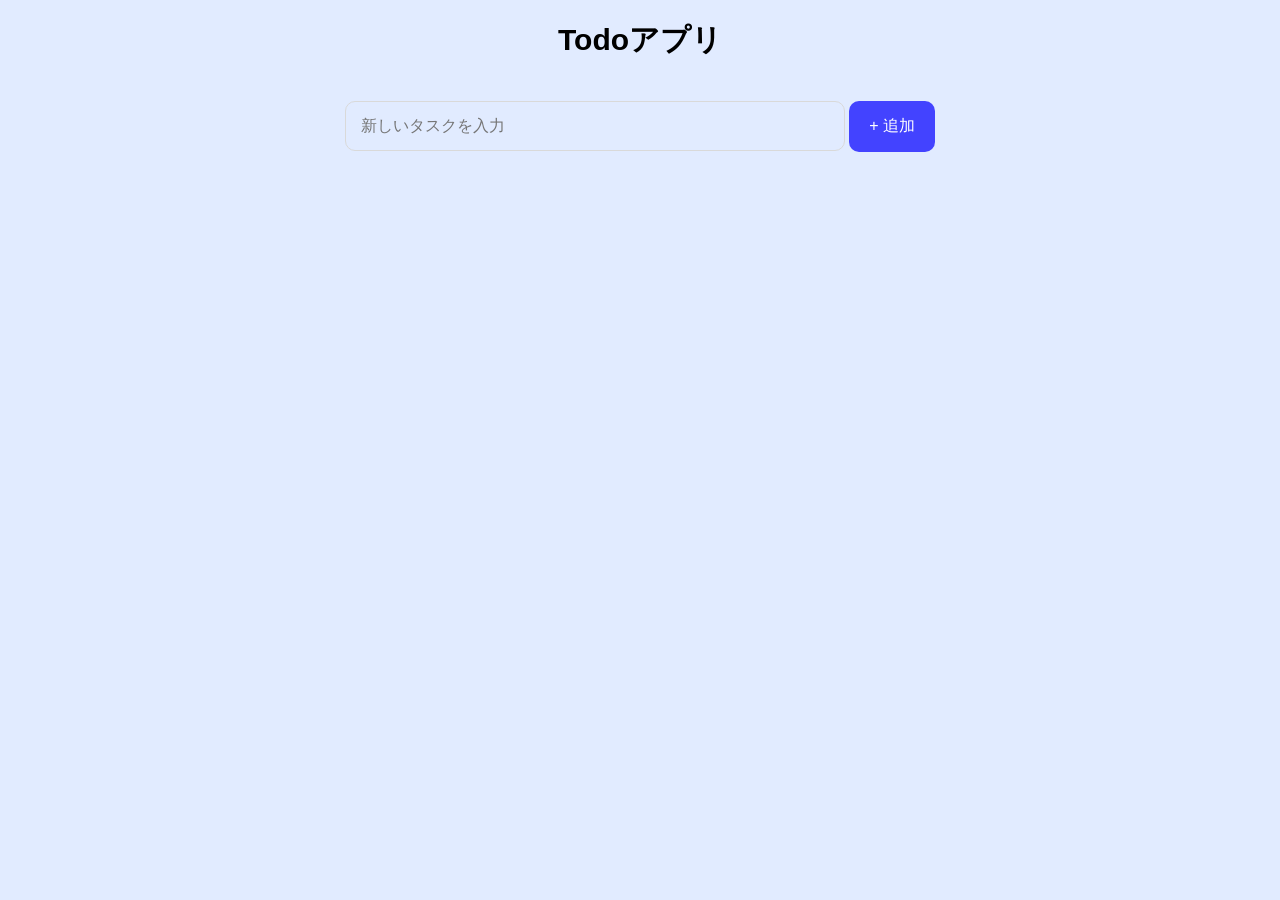
<file: Todoアプリ作成/index.html>
<!DOCTYPE html>
<html lang="jp">

<head>
    <meta charset="UTF-8">
    <meta name="viewport" content="width=device-width, initial-scale=1.0">
    <title>Todoアプリ</title>
    <link rel="stylesheet" href="css/ress.css">
    <link rel="stylesheet" href="css/index.css">
    <script defer src="js/index.js"></script>
</head>

<body>
    <header>
        <h1>Todoアプリ</h1>
        <p id=""></p>
    </header>
    <main>
        <div class="todo-title">
            <input type="text" placeholder="新しいタスクを入力" id="todo-text">
            <button id="add-btn">+ 追加</button>
        </div>
        <ul id="todo-list">
        </ul>
    </main>
</body>

</html>
</file>
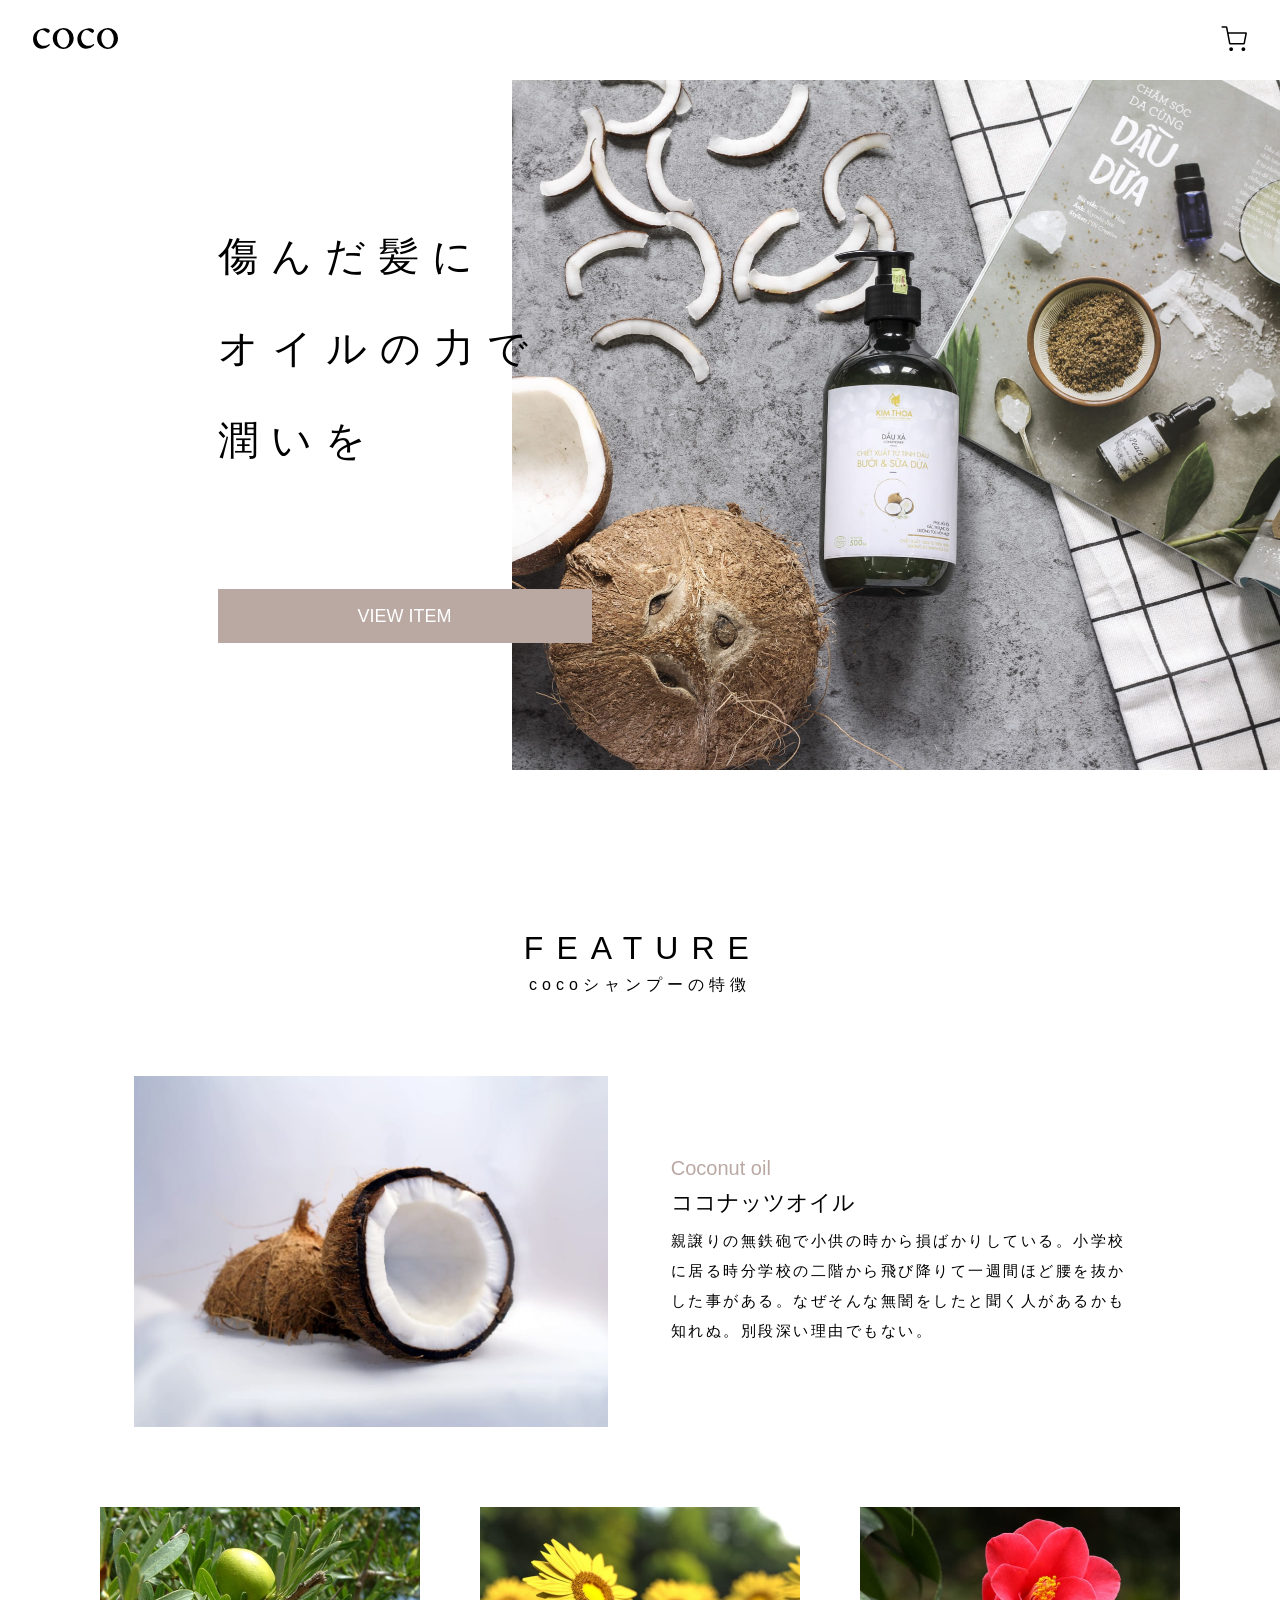
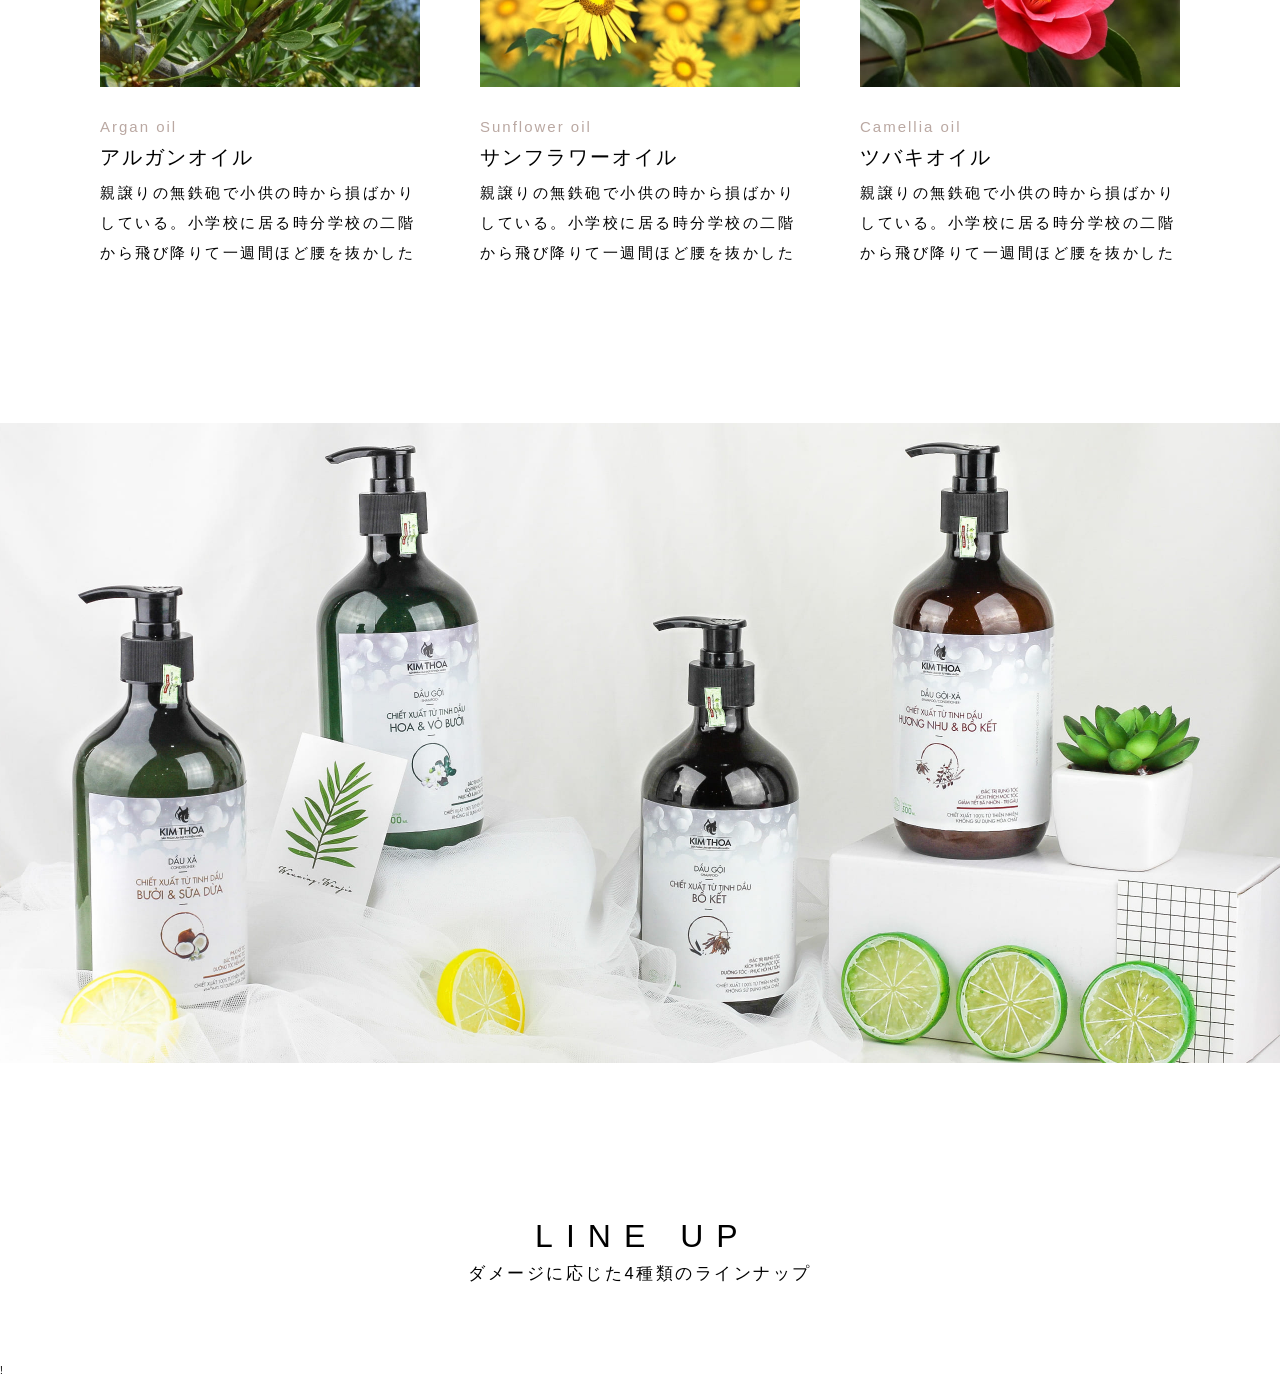
<file: 002_02_模写修行_中級01/コード/index.html>
<!DOCTYPE html>
<html lang="ja">

<head>
    <meta charset="UTF-8">
    <meta name="viewport" content="width=device-width, initial-scale=1.0">
    <title>cocoシャンプー01|COCO</title>
    <link rel="stylesheet" href="css/index.css">
    <link rel="stylesheet" href="css/ress.css">
</head>

<body>
    <header>
        <nav class="headerNav">
            <h1>
                <a href="#"><img src="images/logo.svg" alt="ロゴ" class="navLogo"></a>
            </h1>
            <p>
                <a href="#"><img src="images/icon-cart.svg" alt="カートアイコン" class="navCart"></a>
            </p>
        </nav>
    </header>
    <main>
        <div class="mvWrapper">
            <div class="mvHeading">
                <p class="mvLead">傷んだ髪に<br>
                    オイルの力で<br>
                    潤いを</p>
                <a href="#" class="mvView">VIEW ITEM</a>
            </div>
            <p class="mainVisual"></p>
        </div>
        <div class="featureWrap">
            <div class="title">
                <h2>FEATURE</h2>
                <p>cocoシャンプーの特徴</p>
            </div>
            <div class="coconut">
                <img src="images/pic-top-feature-coconut.jpg" alt="割れたココナッツ" class="coconutImg">
                <div class="coconutInfo">
                    <p class="englishTitle">Coconut oil</p>
                    <h3>ココナッツオイル</h3>
                    <p class="featureText">親譲りの無鉄砲で小供の時から損ばかりしている。小学校<br>
                        に居る時分学校の二階から飛び降りて一週間ほど腰を抜か<br>
                        した事がある。なぜそんな無闇をしたと聞く人があるかも<br>
                        知れぬ。別段深い理由でもない。</p>
                </div>
            </div>
            <div class="featureContents">
                <div class="featureContent">
                    <img src="images/pic-top-feature-argan.jpg" alt="アルガン">
                    <p class="englishTitle">Argan oil</p>
                    <h3>アルガンオイル</h3>
                    <p class="featureText">親譲りの無鉄砲で小供の時から損ばかり<br>
                        している。小学校に居る時分学校の二階<br>
                        から飛び降りて一週間ほど腰を抜かした</p>
                </div>
                <div class="featureContent">
                    <img src="images/pic-top-feature-sunflower.jpg" alt="サンフラワー">
                    <p class="englishTitle">Sunflower oil</p>
                    <h3>サンフラワーオイル</h3>
                    <p class="featureText">親譲りの無鉄砲で小供の時から損ばかり<br>
                        している。小学校に居る時分学校の二階<br>
                        から飛び降りて一週間ほど腰を抜かした</p>
                </div>
                <div class="featureContent">
                    <img src="images/pic-top-feature-camellia.jpg" alt="ツバキ">
                    <p class="englishTitle">Camellia oil</p>
                    <h3>ツバキオイル</h3>
                    <p class="featureText">親譲りの無鉄砲で小供の時から損ばかり<br>
                        している。小学校に居る時分学校の二階<br>
                        から飛び降りて一週間ほど腰を抜かした</p>
                </div>
            </div>
        </div>
        <div class="lineupImg">
        </div>
        <div class="lineupWrap">
            <div class="title">
                <h2>LINE UP</h2>
                <p>ダメージに応じた4種類のラインナップ</p>
            </div>
        </div>
        <!-- <img src="images/bg-lineup.jpg" alt="4種のシャンプーの画像" class="lineupImg"> -->
    </main>

</body>

</html>
!
</file>
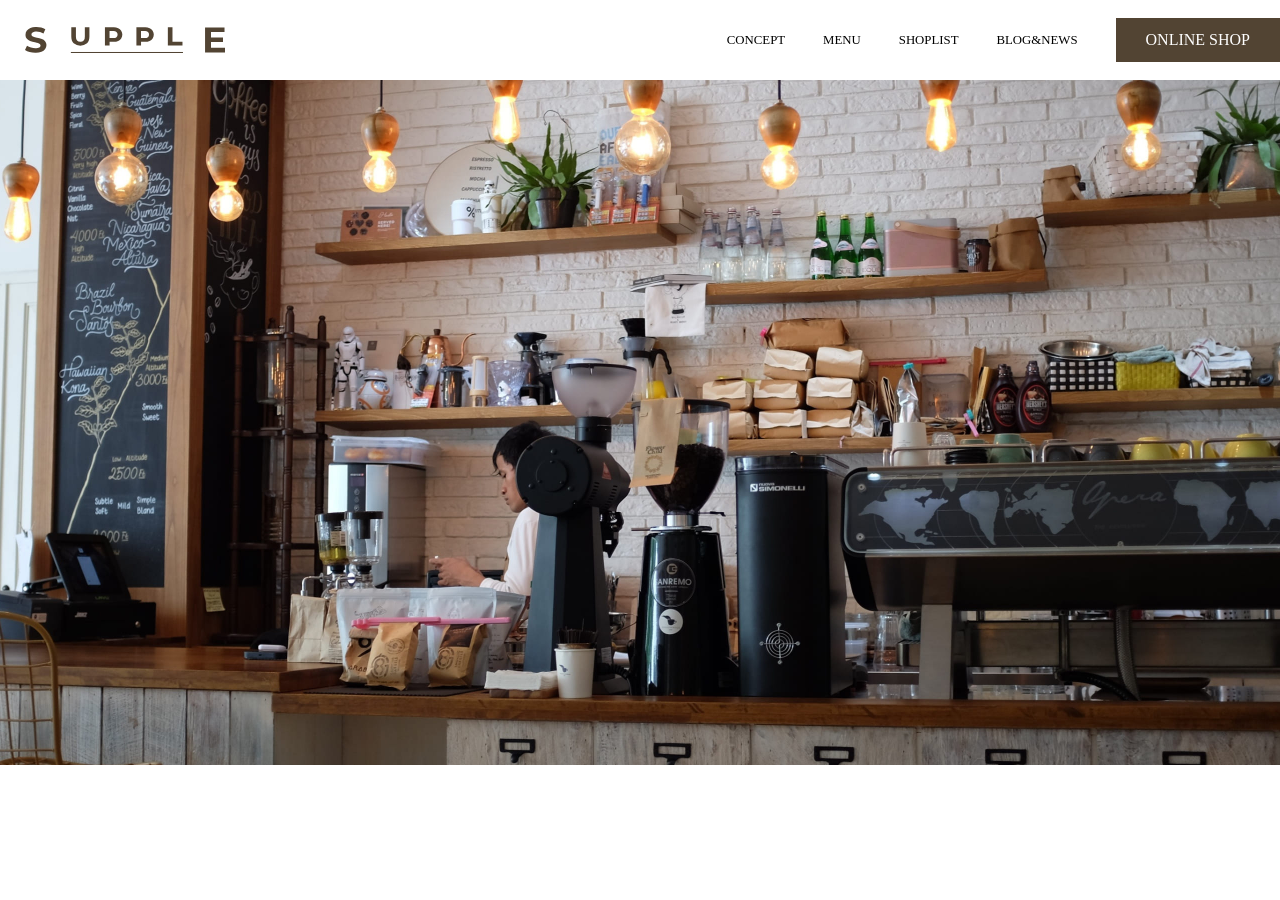
<file: 002_02_模写修行_中級04/コードファイル/index.html>
<!DOCTYPE html>
<html lang="en">

<head>
    <meta charset="UTF-8">
    <meta name="viewport" content="width=device-width, initial-scale=1.0">
    <title>SUPPLE - コーヒ好きによるコーヒー好きのカフェ - </title>
    <link rel="stylesheet" href="css/index.css">
    <link rel="stylesheet" href="css/ress.css">
</head>

<body>
    <header class="header">
        <nav class="nav">
            <img src="images/logo.svg" alt="SUPPLEロゴ" class="logo">
            <ul class="navli">
                <li>CONCEPT</li>
                <li>MENU</li>
                <li>SHOPLIST</li>
                <li>BLOG&NEWS</li>
                <li class="ONLINE">ONLINE SHOP</li>
            </ul>
        </nav>
        <div class="mainVs">
        </div>
    </header>

</body>

</html>
</file>
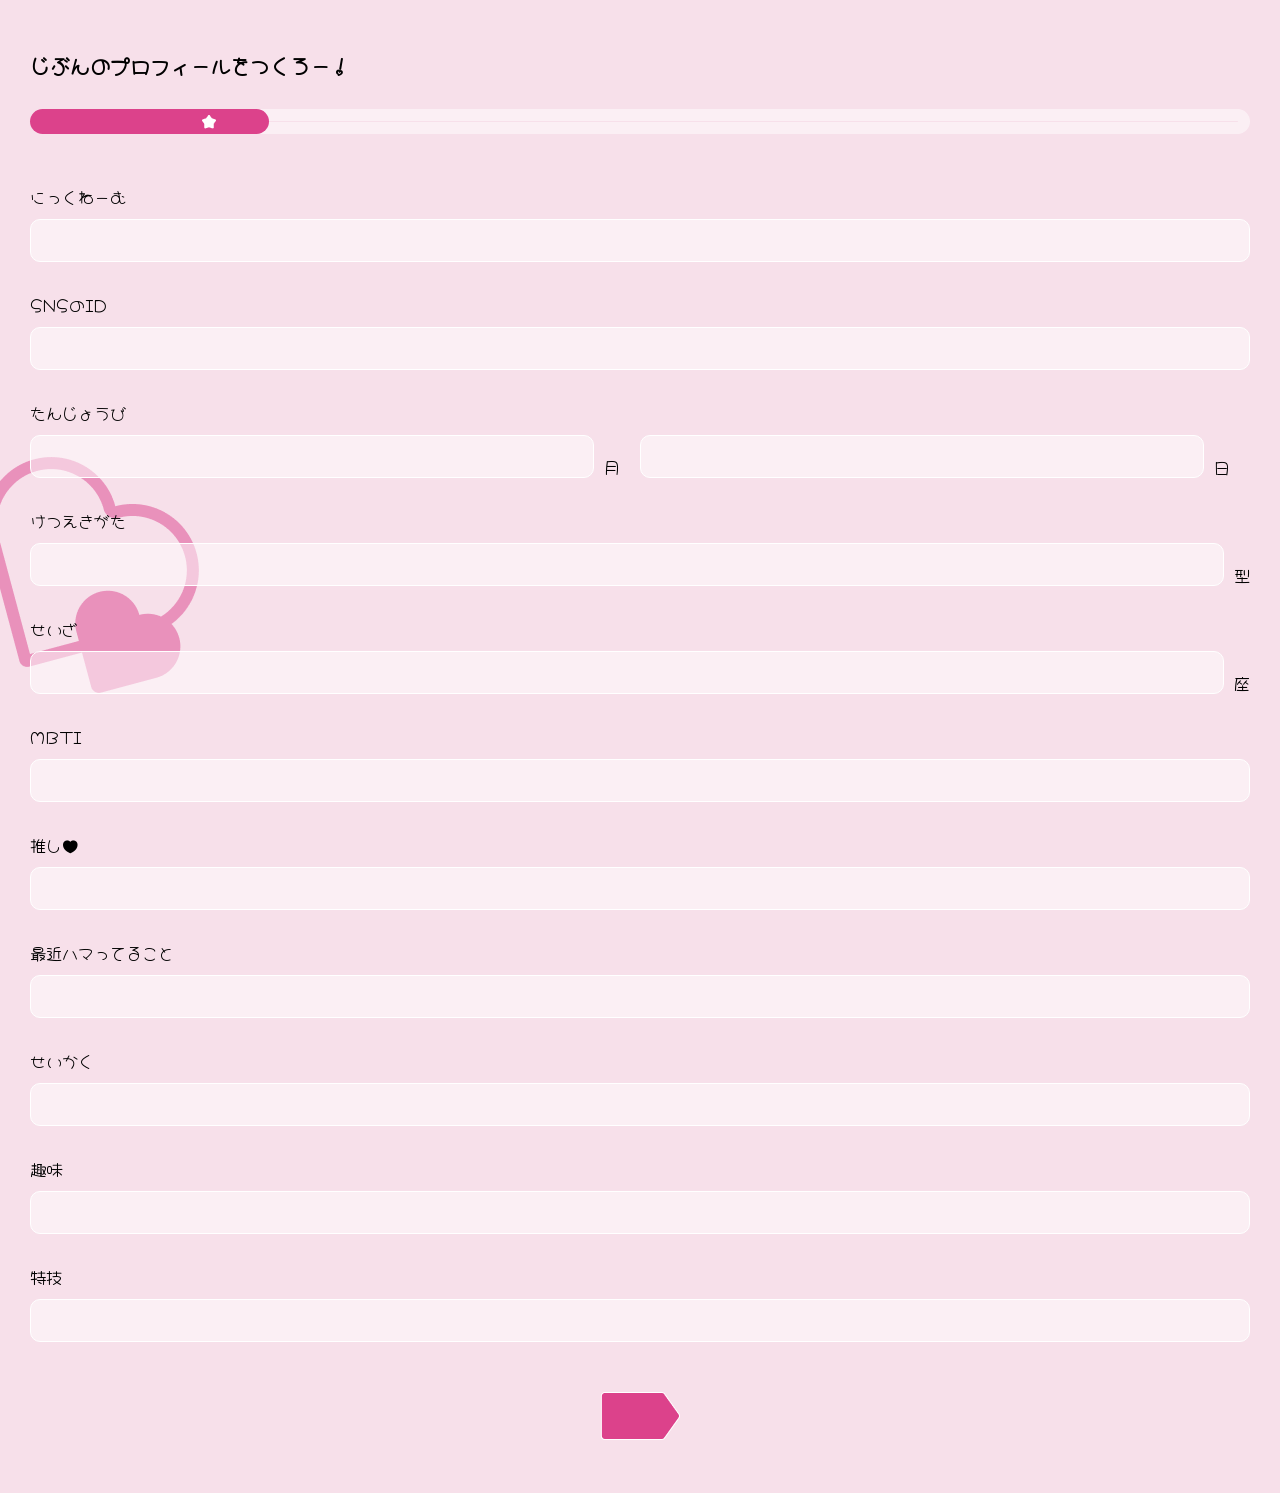
<file: Webcampのコピー/input-page.html>
<!DOCTYPE html>
<html lang="jp">

<head>
    <meta charset="UTF-8">
    <meta name="viewport" content="width=device-width, initial-scale=1.0">
    <title>Document</title>
    <link rel="stylesheet" href="css/ress.css">
    <link rel="stylesheet" href="css/color.css">
    <link rel="stylesheet" href="css/input-page.css">
    <link
        href="https://fonts.googleapis.com/css2?family=Hachi+Maru+Pop&family=Kaisei+Opti&family=Lato:ital,wght@0,100;0,300;0,400;0,700;0,900;1,100;1,300;1,400;1,700;1,900&family=Noto+Sans+JP:wght@300&family=Noto+Serif+JP:wght@200&family=Rampart+One&family=Rubik+80s+Fade&family=Sawarabi+Mincho&display=swap"
        rel="stylesheet">
    <script defer src="js/input-page.js"></script>
</head>

<body>
    <header class="header">
        <h1>じぶんのプロフィールをつくろー！</h1>
        <span id="progressWrap">
            <span id="progress">
                <span id="star"><img src="images/star.png" alt="星"></span>
            </span>
        </span>
    </header>
    <main class="main">
        <p class="title">にっくねーむ</p>
        <input name="name" class="input" type="text">
        <p class="title">SNSのID</p>
        <input name="sns" class="input" type="text">
        <p class="title">たんじょうび</p>
        <div class="birthday">
            <input name="month" class="input" type="number">
            <p class="title">月</p>
            <input name="day" class="input" type="number">
            <p class="title">日</p>
        </div>
        <p class="title">けつえきがた</p>
        <div class="blood">
            <input name="blood" class="input" type="text">
            <p class="title">型</p>
        </div>
        <p class="title">せいざ</p>
        <div class="constellation">
            <input name="constellation" class="input" type="text">
            <p class="title">座</p>
        </div>
        <p class="title">MBTI</p>
        <input name="mbti" class="input" type="text">
        <p class="title">推し♥</p>
        <input name="favorite" class="input" type="text">
        <p class="title">最近ハマってること</p>
        <input name="like" class="input" type="text">
        <p class="title">せいかく</p>
        <input name="character" class="input" type="text">
        <p class="title">趣味</p>
        <input name="hobby" class="input" type="text">
        <p class="title">特技</p>
        <input name="skill" class="input" type="text">
    </main>
    <footer class="footer">
        <a href="input-page2.html"><img src="images/footerui.png" alt="つぎへボタン" id="nextBtn"></a>
    </footer>
</body>

</html>
</file>
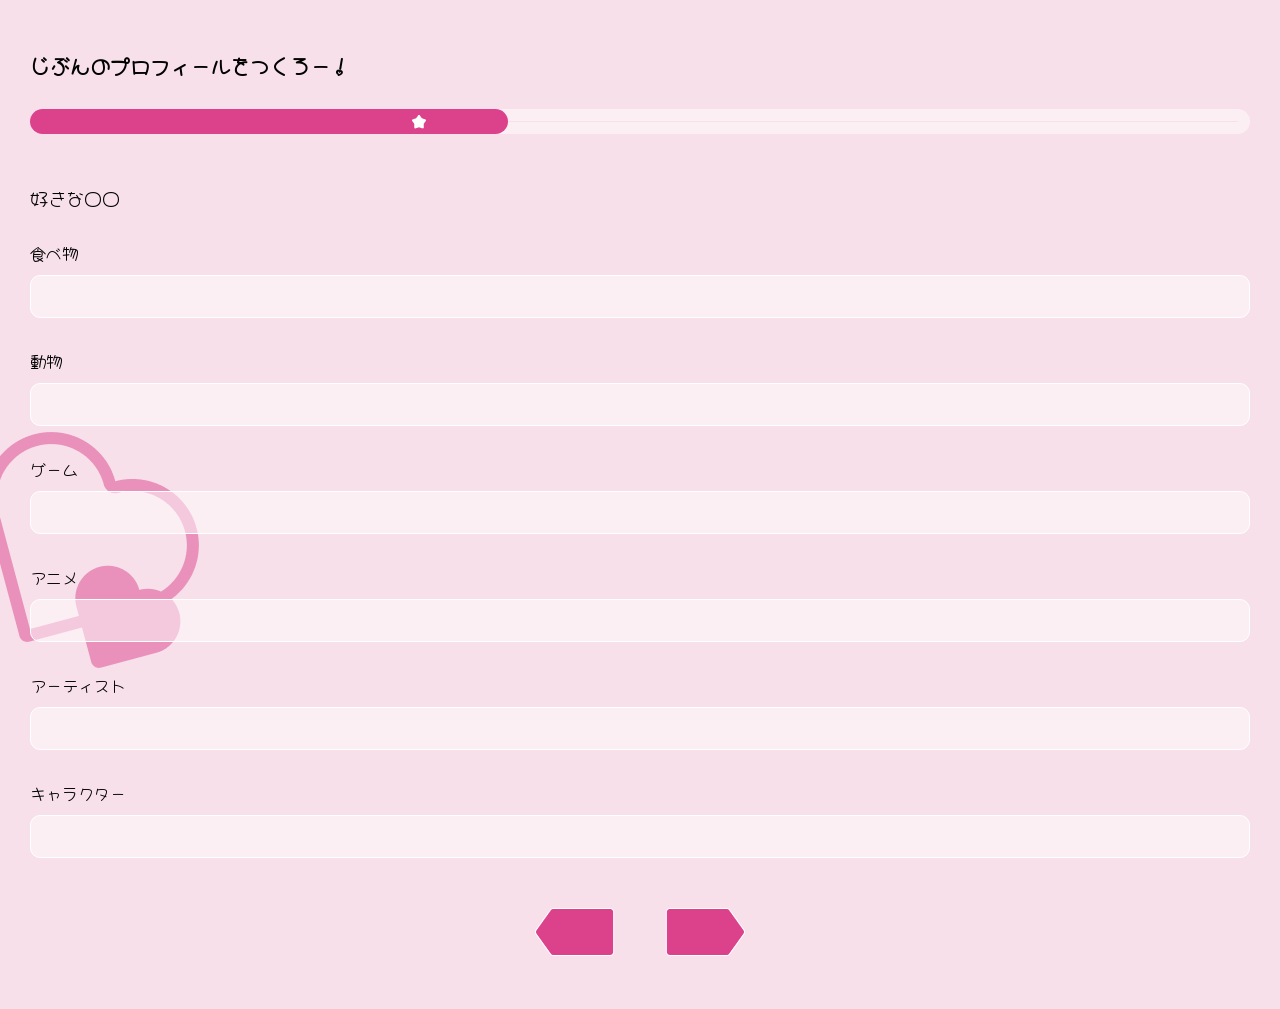
<file: Webcampのコピー/input-page2.html>
<!DOCTYPE html>
<html lang="jp">

<head>
    <meta charset="UTF-8">
    <meta name="viewport" content="width=device-width, initial-scale=1.0">
    <title>Document</title>
    <link rel="stylesheet" href="css/ress.css">
    <link rel="stylesheet" href="css/color.css">
    <link rel="stylesheet" href="css/input-page2.css">
    <link
        href="https://fonts.googleapis.com/css2?family=Hachi+Maru+Pop&family=Kaisei+Opti&family=Lato:ital,wght@0,100;0,300;0,400;0,700;0,900;1,100;1,300;1,400;1,700;1,900&family=Noto+Sans+JP:wght@300&family=Noto+Serif+JP:wght@200&family=Rampart+One&family=Rubik+80s+Fade&family=Sawarabi+Mincho&display=swap"
        rel="stylesheet">
</head>

<body>
    <header class="header">
        <h1>じぶんのプロフィールをつくろー！</h1>
        <span id="progressWrap">
            <span id="progress">
                <span id="star"><img src="images/star.png" alt="星"></span>
            </span>
        </span>
    </header>
    <main class="main">
        <p class="title">好きな◯◯</p>
        <p class="title">食べ物</p>
        <input type="text" class="input">
        <p class="title">動物</p>
        <input type="text" class="input">
        <p class="title">ゲーム</p>
        <input type="text" class="input">
        <p class="title">アニメ</p>
        <input type="text" class="input">
        <p class="title">アーティスト</p>
        <input type="text" class="input">
        <p class="title">キャラクター</p>
        <input type="text" class="input">
    </main>
    <footer class="footer">
        <a href="input-page.html"><img src="images/footerui.png" alt="戻るボタン" id="backBtn"></a>
        <a href="input-page3.html"><img src="images/footerui.png" alt="次へボタン" id="nextBtn"></a>
    </footer>
</body>
</file>
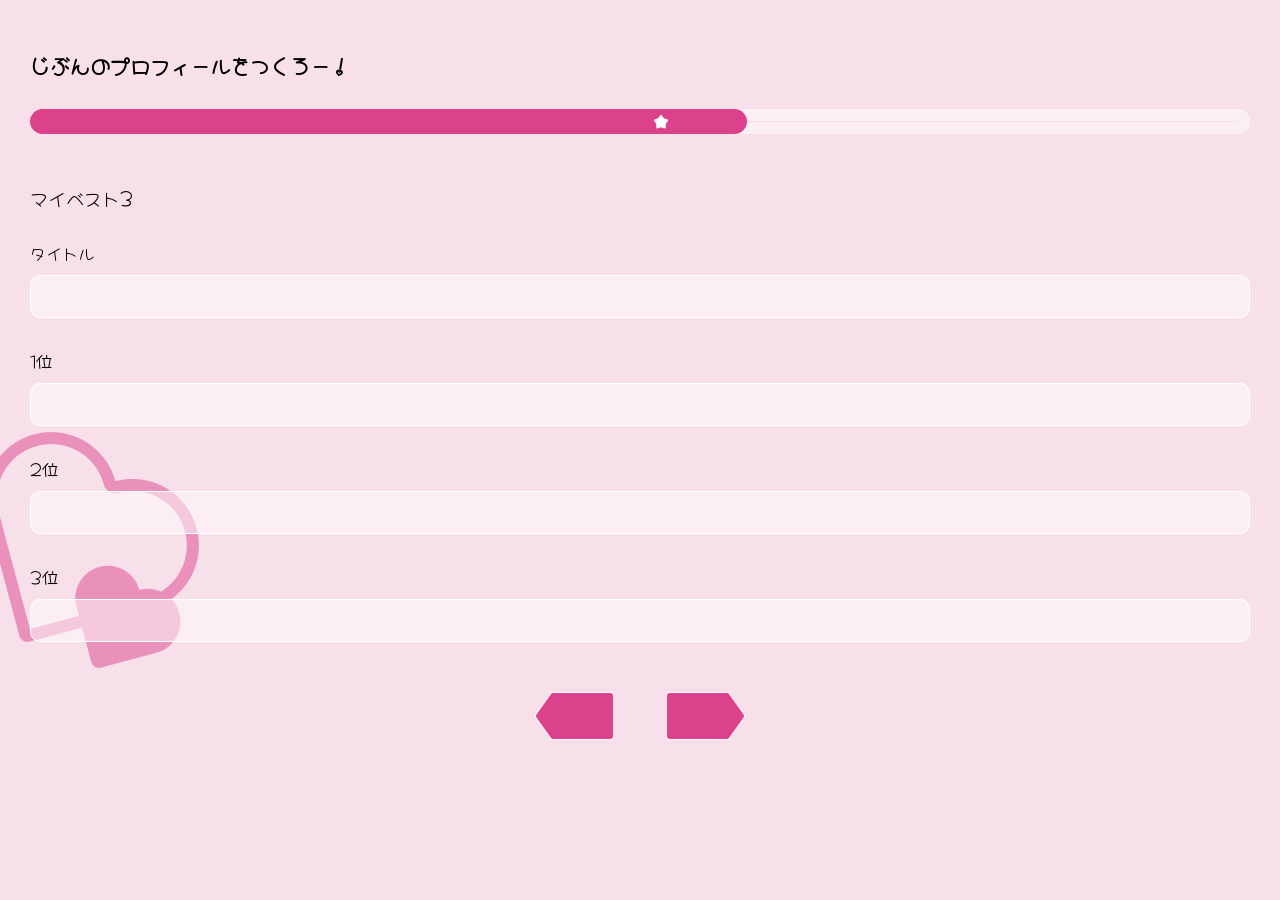
<file: Webcampのコピー/input-page3.html>
<!DOCTYPE html>
<html lang="jp">

<head>
    <meta charset="UTF-8">
    <meta name="viewport" content="width=device-width, initial-scale=1.0">
    <title>Document</title>
    <link rel="stylesheet" href="css/ress.css">
    <link rel="stylesheet" href="css/color.css">
    <link rel="stylesheet" href="css/input-page3.css">
    <link
        href="https://fonts.googleapis.com/css2?family=Hachi+Maru+Pop&family=Kaisei+Opti&family=Lato:ital,wght@0,100;0,300;0,400;0,700;0,900;1,100;1,300;1,400;1,700;1,900&family=Noto+Sans+JP:wght@300&family=Noto+Serif+JP:wght@200&family=Rampart+One&family=Rubik+80s+Fade&family=Sawarabi+Mincho&display=swap"
        rel="stylesheet">
</head>

<body>
    <header class="header">
        <h1>じぶんのプロフィールをつくろー！</h1>
        <span id="progressWrap">
            <span id="progress">
                <span id="star"><img src="images/star.png" alt="星"></span>
            </span>
        </span>
    </header>
    <main class="main">
        <p class="title">マイベスト3</p>
        <p class="title">タイトル</p>
        <input type="text" class="input">
        <p class="title">1位</p>
        <input type="text" class="input">
        <p class="title">2位</p>
        <input type="text" class="input">
        <p class="title">3位</p>
        <input type="text" class="input">
    </main>
    <footer class="footer">
        <a href="input-page2.html"><img src="images/footerui.png" alt="戻るボタン" id="backBtn"></a>
        <a href="input-page4.html"><img src="images/footerui.png" alt="次へボタン" id="nextBtn"></a>
    </footer>
</body>
</file>
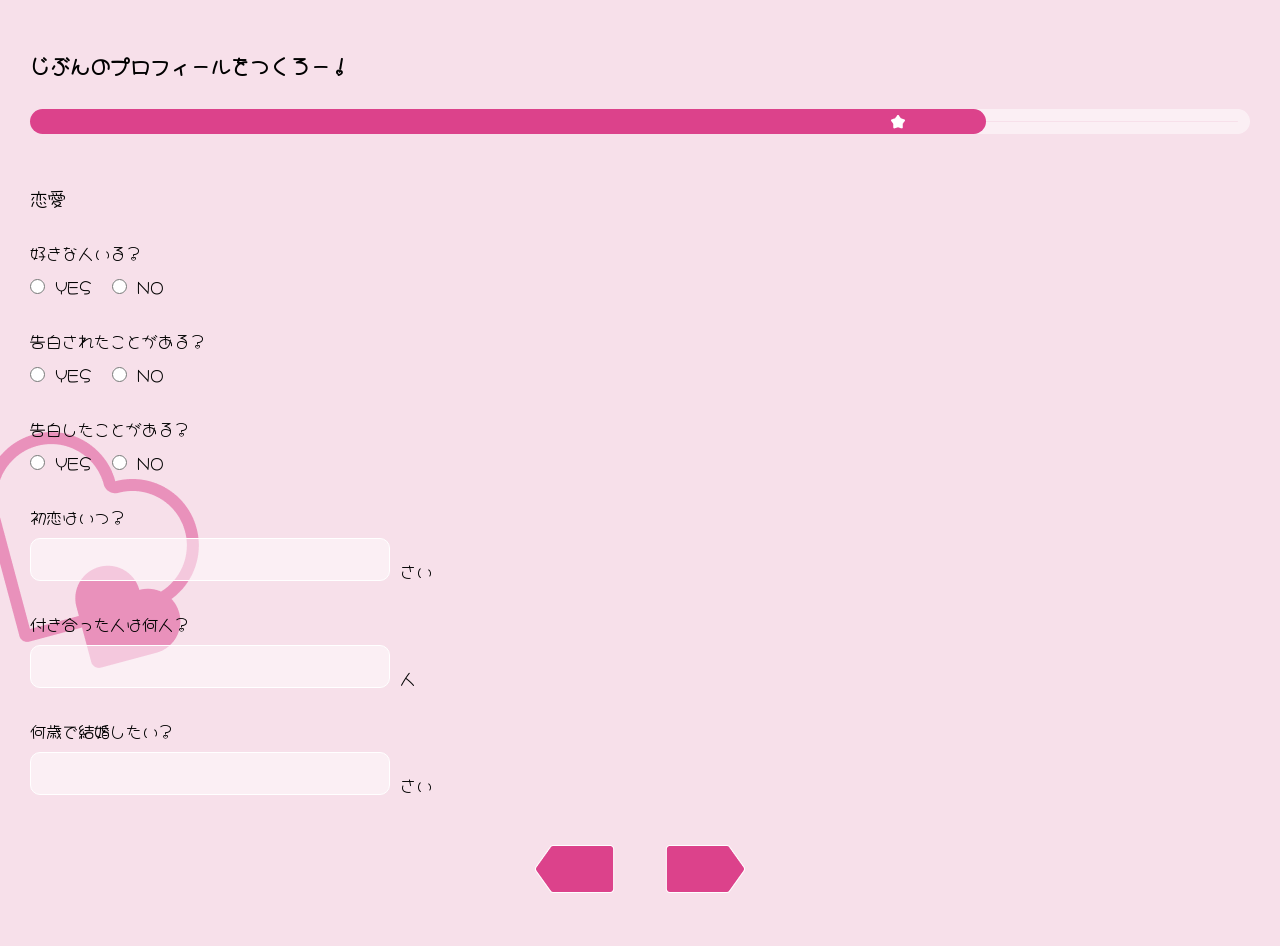
<file: Webcampのコピー/input-page4.html>
<!DOCTYPE html>
<html lang="jp">

<head>
    <meta charset="UTF-8">
    <meta name="viewport" content="width=device-width, initial-scale=1.0">
    <title>Document</title>
    <link rel="stylesheet" href="css/ress.css">
    <link rel="stylesheet" href="css/color.css">
    <link rel="stylesheet" href="css/input-page4.css">
    <link
        href="https://fonts.googleapis.com/css2?family=Hachi+Maru+Pop&family=Kaisei+Opti&family=Lato:ital,wght@0,100;0,300;0,400;0,700;0,900;1,100;1,300;1,400;1,700;1,900&family=Noto+Sans+JP:wght@300&family=Noto+Serif+JP:wght@200&family=Rampart+One&family=Rubik+80s+Fade&family=Sawarabi+Mincho&display=swap"
        rel="stylesheet">
</head>

<body>
    <header class="header">
        <h1>じぶんのプロフィールをつくろー！</h1>
        <span id="progressWrap">
            <span id="progress">
                <span id="star"><img src="images/star.png" alt="星"></span>
            </span>
        </span>
    </header>
    <main class="main">
        <p class="title">恋愛</p>
        <p class="title">好きな人いる？</p>
        <div class="radioWrap">
            <input type="radio" id="yes1" name="choice1" class="input" value="yes">
            <label for="yes1">YES</label>
            <input type="radio" id="no1" name="choice1" class="input" value="no">
            <label for="no1">NO</label>
        </div>
        <p class="title">告白されたことがある？</p>
        <div class="radioWrap">
            <input type="radio" id="yes2" name="choice2" class="input" value="yes">
            <label for="yes2">YES</label>
            <input type="radio" id="no2" name="choice2" class="input" value="no">
            <label for="no2">NO</label>
        </div>
        <p class="title">告白したことがある？</p>
        <div class="radioWrap">
            <input type="radio" id="yes3" name="choice3" class="input" value="yes">
            <label for="yes3">YES</label>
            <input type="radio" id="no3" name="choice3" class="input" value="no">
            <label for="no3">NO</label>
        </div>
        <p class="title">初恋はいつ？</p>
        <div class="content">
            <input class="text-input" type="number">
            <p class="title">さい</p>
        </div>
        <p class="title">付き合った人は何人？</p>
        <div class="content">
            <input class="text-input" type="number">
            <p class="title">人</p>
        </div>
        <p class="title">何歳で結婚したい？</p>
        <div class="content">
            <input class="text-input" type="number">
            <p class="title">さい</p>
        </div>
    </main>
    <footer class="footer">
        <a href="input-page3.html"><img src="images/footerui.png" alt="戻るボタン" id="backBtn"></a>
        <a href="input-page5.html"><img src="images/footerui.png" alt="次へボタン" id="nextBtn"></a>
    </footer>
</body>
</file>
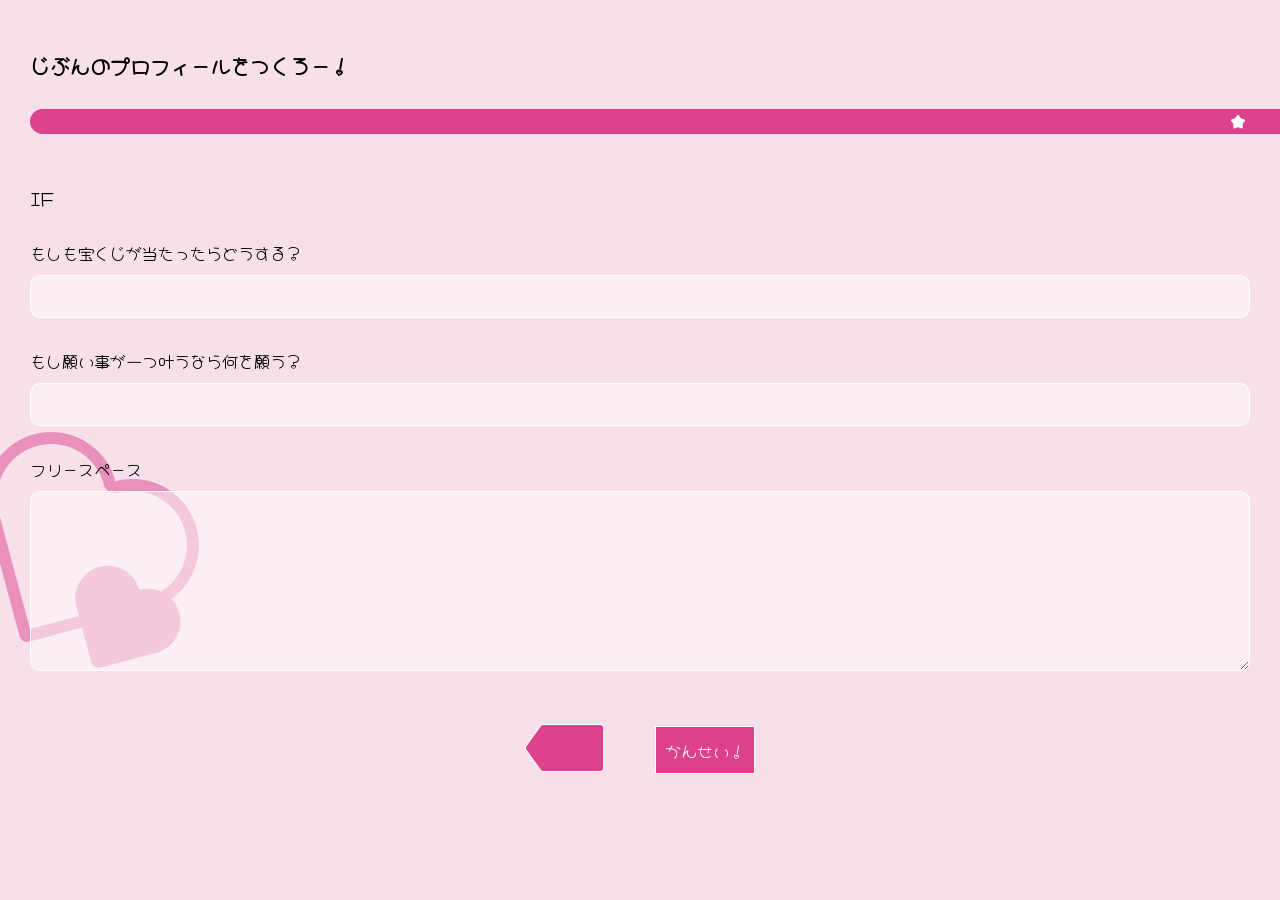
<file: Webcampのコピー/input-page5.html>
<!DOCTYPE html>
<html lang="jp">

<head>
    <meta charset="UTF-8">
    <meta name="viewport" content="width=device-width, initial-scale=1.0">
    <title>Document</title>
    <link rel="stylesheet" href="css/ress.css">
    <link rel="stylesheet" href="css/color.css">
    <link rel="stylesheet" href="css/input-page5.css">
    <link
        href="https://fonts.googleapis.com/css2?family=Hachi+Maru+Pop&family=Kaisei+Opti&family=Lato:ital,wght@0,100;0,300;0,400;0,700;0,900;1,100;1,300;1,400;1,700;1,900&family=Noto+Sans+JP:wght@300&family=Noto+Serif+JP:wght@200&family=Rampart+One&family=Rubik+80s+Fade&family=Sawarabi+Mincho&display=swap"
        rel="stylesheet">
</head>

<body>
    <header class="header">
        <h1>じぶんのプロフィールをつくろー！</h1>
        <span id="progressWrap">
            <span id="progress">
                <span id="star"><img src="images/star.png" alt="星"></span>
            </span>
        </span>
    </header>
    <main class="main">
        <p class="title">IF</p>
        <p class="title">もしも宝くじが当たったらどうする？</p>
        <input type="text" class="input">
        <p class="title">もし願い事が一つ叶うなら何を願う？</p>
        <input type="text" class="input">
        <p class="title">フリースペース</p>
        <textarea class="input"></textarea>
    </main>
    <footer class="footer">
        <a href="input-page4.html"><img src="images/footerui.png" alt="戻るボタン" id="backBtn"></a>
        <a href="input-page.html" id="finishBtn">
            <p>かんせい！</p>
        </a>
    </footer>
</body>
</file>
<file: Todoアプリ作成/css/ress.css>
/* resset.dev • v5.0.2 */

/* # =================================================================
   # Global selectors
   # ================================================================= */

html {
  box-sizing: border-box;
  -webkit-text-size-adjust: 100%; /* Prevent adjustments of font size after orientation changes in iOS */
  word-break: normal;
  -moz-tab-size: 4;
  tab-size: 4;
}

*,
::before,
::after {
  background-repeat: no-repeat; /* Set `background-repeat: no-repeat` to all elements and pseudo elements */
  box-sizing: inherit;
}

::before,
::after {
  text-decoration: inherit; /* Inherit text-decoration and vertical align to ::before and ::after pseudo elements */
  vertical-align: inherit;
}

* {
  padding: 0; /* Reset `padding` and `margin` of all elements */
  margin: 0;
}

/* # =================================================================
   # General elements
   # ================================================================= */

hr {
  overflow: visible; /* Show the overflow in Edge and IE */
  height: 0; /* Add the correct box sizing in Firefox */
  color: inherit; /* Correct border color in Firefox. */
}

details,
main {
  display: block; /* Render the `main` element consistently in IE. */
}

summary {
  display: list-item; /* Add the correct display in all browsers */
}

small {
  font-size: 80%; /* Set font-size to 80% in `small` elements */
}

[hidden] {
  display: none; /* Add the correct display in IE */
}

abbr[title] {
  border-bottom: none; /* Remove the bottom border in Chrome 57 */
  /* Add the correct text decoration in Chrome, Edge, IE, Opera, and Safari */
  text-decoration: underline;
  text-decoration: underline dotted;
}

a {
  background-color: transparent; /* Remove the gray background on active links in IE 10 */
}

a:active,
a:hover {
  outline-width: 0; /* Remove the outline when hovering in all browsers */
}

code,
kbd,
pre,
samp {
  font-family: monospace, monospace; /* Specify the font family of code elements */
}

pre {
  font-size: 1em; /* Correct the odd `em` font sizing in all browsers */
}

b,
strong {
  font-weight: bolder; /* Add the correct font weight in Chrome, Edge, and Safari */
}

/* https://gist.github.com/unruthless/413930 */
sub,
sup {
  font-size: 75%;
  line-height: 0;
  position: relative;
  vertical-align: baseline;
}

sub {
  bottom: -0.25em;
}

sup {
  top: -0.5em;
}

table {
  border-color: inherit; /* Correct border color in all Chrome, Edge, and Safari. */
  text-indent: 0; /* Remove text indentation in Chrome, Edge, and Safari */
}

iframe {
  border-style: none;
}

/* # =================================================================
   # Forms
   # ================================================================= */

input {
  border-radius: 0;
}

[type='number']::-webkit-inner-spin-button,
[type='number']::-webkit-outer-spin-button {
  height: auto; /* Correct the cursor style of increment and decrement buttons in Chrome */
}

[type='search'] {
  -webkit-appearance: textfield; /* Correct the odd appearance in Chrome and Safari */
  outline-offset: -2px; /* Correct the outline style in Safari */
}

[type='search']::-webkit-search-decoration {
  -webkit-appearance: none; /* Remove the inner padding in Chrome and Safari on macOS */
}

textarea {
  overflow: auto; /* Internet Explorer 11+ */
  resize: vertical; /* Specify textarea resizability */
}

button,
input,
optgroup,
select,
textarea {
  font: inherit; /* Specify font inheritance of form elements */
}

optgroup {
  font-weight: bold; /* Restore the font weight unset by the previous rule */
}

button {
  overflow: visible; /* Address `overflow` set to `hidden` in IE 8/9/10/11 */
}

button,
select {
  text-transform: none; /* Firefox 40+, Internet Explorer 11- */
}

/* Apply cursor pointer to button elements */
button,
[type='button'],
[type='reset'],
[type='submit'],
[role='button'] {
  cursor: pointer;
}

/* Remove inner padding and border in Firefox 4+ */
button::-moz-focus-inner,
[type='button']::-moz-focus-inner,
[type='reset']::-moz-focus-inner,
[type='submit']::-moz-focus-inner {
  border-style: none;
  padding: 0;
}

/* Replace focus style removed in the border reset above */
button:-moz-focusring,
[type='button']::-moz-focus-inner,
[type='reset']::-moz-focus-inner,
[type='submit']::-moz-focus-inner {
  outline: 1px dotted ButtonText;
}

button,
html [type='button'], /* Prevent a WebKit bug where (2) destroys native `audio` and `video`controls in Android 4 */
[type='reset'],
[type='submit'] {
  -webkit-appearance: button; /* Correct the inability to style clickable types in iOS */
}

/* Remove the default button styling in all browsers */
button,
input,
select,
textarea {
  background-color: transparent;
  border-style: none;
}

a:focus,
button:focus,
input:focus,
select:focus,
textarea:focus {
  outline-width: 0;
}

/* Style select like a standard input */
select {
  -moz-appearance: none; /* Firefox 36+ */
  -webkit-appearance: none; /* Chrome 41+ */
}

select::-ms-expand {
  display: none; /* Internet Explorer 11+ */
}

select::-ms-value {
  color: currentColor; /* Internet Explorer 11+ */
}

legend {
  border: 0; /* Correct `color` not being inherited in IE 8/9/10/11 */
  color: inherit; /* Correct the color inheritance from `fieldset` elements in IE */
  display: table; /* Correct the text wrapping in Edge and IE */
  max-width: 100%; /* Correct the text wrapping in Edge and IE */
  white-space: normal; /* Correct the text wrapping in Edge and IE */
  max-width: 100%; /* Correct the text wrapping in Edge 18- and IE */
}

::-webkit-file-upload-button {
  /* Correct the inability to style clickable types in iOS and Safari */
  -webkit-appearance: button;
  color: inherit;
  font: inherit; /* Change font properties to `inherit` in Chrome and Safari */
}

/* Replace pointer cursor in disabled elements */
[disabled] {
  cursor: default;
}

/* # =================================================================
   # Specify media element style
   # ================================================================= */

img {
  border-style: none; /* Remove border when inside `a` element in IE 8/9/10 */
}

/* Add the correct vertical alignment in Chrome, Firefox, and Opera */
progress {
  vertical-align: baseline;
}

/* # =================================================================
   # Accessibility
   # ================================================================= */

/* Specify the progress cursor of updating elements */
[aria-busy='true'] {
  cursor: progress;
}

/* Specify the pointer cursor of trigger elements */
[aria-controls] {
  cursor: pointer;
}

/* Specify the unstyled cursor of disabled, not-editable, or otherwise inoperable elements */
[aria-disabled='true'] {
  cursor: default;
}
</file>
<file: Todoアプリ作成/css/index.css>
html {
    font-size: 62.5%;
    font-family: sans-serif;
}

body {
    background-color: rgba(105, 158, 255, 0.2);
    display: flex;
    flex-direction: column;
    align-items: center;
    margin-top: 20px;
}

header {
    margin-bottom: 40px;

    h1 {
        font-size: 3rem;
    }
}

main {
    .todo-title {
        font-size: 1.6rem;
        margin-bottom: 20px;

        #todo-text {
            width: 500px;
            border: #d9d9d9 solid 1px;
            border-radius: 10px;
            padding: 15px 15px;
        }

        #add-btn {
            padding: 15px 20px;
            background-color: rgb(67, 67, 255);
            color: #fff;
            border-radius: 10px;
        }
    }

    #todo-list {
        display: flex;
        flex-direction: column;
        gap: 20px;

        li {
            position: relative;
            display: flex;
            justify-content: space-between;
            background-color: #fff;
            border-radius: 10px;
            font-size: 2.4rem;
            list-style: none;
            border: #d9d9d9 solid 1px;
            padding: 7px 20px 7px 40px;
            transition: 0.2s;

            &::before {
                position: absolute;
                left: 10px;
                top: 50%;
                transform: translateY(-50%);
                content: "";
                display: block;
                width: 24px;
                height: 24px;
                background-image: url(../images/checkBtn.png);
            }

            &::after {
                position: absolute;
                right: 10px;
                top: 50%;
                transform: translateY(-50%);
                content: "";
                width: 24px;
                height: 24px;
                display: block;
                background-image: url(../images/Trash.png);
                opacity: 1;
            }

            &:hover {
                box-shadow: 2px 1px 2px rgba(128, 128, 128, 0.5);
            }
        }
    }
}
</file>
<file: 002_02_模写修行_中級01/コード/css/index.css>
html {
    font-size: 62.5%;
}

body {
    font-family: "Noto Serif JP", sans-serif;
    font-optical-sizing: auto;
    font-weight: 100;
    font-style: normal;
}

.headerNav {
    height: 80px;
    margin: 0 33px;
    display: flex;
    align-items: center;
    justify-content: space-between;

    .navCart {
        width: 26px;
        height: 26px;
    }
}

.mvWrapper {
    display: flex;
    justify-content: flex-end;

    .mvHeading {
        position: absolute;
        z-index: 10;
        top: 210px;
        left: 17%;

        .mvLead {
            font-size: 40px;
            line-height: 230%;
            letter-spacing: 1.3rem;
            margin-bottom: 120px;
        }

        .mvView {
            font-family: "Lato", sans-serif;
            font-weight: 400;
            font-style: normal;
            font-size: 18px;
            letter-spacing: 50%;
            text-decoration: none;
            color: #fff;
            background-color: #BAA8A2;
            padding: 17px 140px;
        }
    }

    .mainVisual {
        position: relative;
        z-index: 1;
        width: 60%;
        height: 690px;
        background-image: url(../images/bg-top-kv.jpg);
        background-repeat: no-repeat;
        background-size: cover;
        background-position: center center;
    }
}

.title {
    display: flex;
    flex-direction: column;
    align-items: center;
    margin-bottom: 80px;

    h2 {
        font-family: "Lato", sans-serif;
        font-weight: 400;
        font-style: normal;
        letter-spacing: 1.3rem;
        font-size: 3.2rem;
        padding-left: 5.7px;
        margin-bottom: 8px;
    }

    p {
        font-size: 1.6rem;
        letter-spacing: 0.5rem;
    }
}


.featureWrap {
    margin-top: 160px;

    .featureTitle {
        display: flex;
        flex-direction: column;
        align-items: center;
        margin-bottom: 80px;

        h2 {
            font-family: "Lato", sans-serif;
            font-weight: 400;
            font-style: normal;
            letter-spacing: 1.3rem;
            font-size: 3.2rem;
            padding-left: 5.7px;
            margin-bottom: 8px;
        }

        p {
            font-size: 1.6rem;
            letter-spacing: 0.5rem;
        }
    }

    .englishTitle {
        font-family: "Lato", sans-serif;
        font-weight: 200;
        font-style: normal;
        font-size: 2rem;
        color: #BAA8A2;
    }

    .featureContent {
        font-family: "Noto Serif JP", sans-serif;
        font-optical-sizing: auto;
        font-weight: 400;
        font-style: normal;
        font-size: 1.6rem;
        letter-spacing: 0.2rem;
        line-height: 3rem;
    }

    .coconut {
        display: flex;
        justify-content: center;
        gap: 63px;
        margin-bottom: 80px;

        .coconutImg {
            width: 37%;
        }

        .coconutInfo {
            display: flex;
            flex-direction: column;
            justify-content: center;
            gap: 8px;

            h3 {
                font-size: 2.2rem;
                font-weight: lighter;
            }

            .featureText {
                font-size: 1.5rem;
                margin-right: 20px;
                line-height: 3rem;
                letter-spacing: 0.25rem;
            }
        }
    }

    .featureContents {
        display: flex;
        justify-content: center;
        gap: 60px;
        margin-bottom: 155px;

        img {
            width: 320px;
            height: 180px;
            margin-bottom: 15px;
        }

        .englishTitle {
            font-family: "Lato", sans-serif;
            font-weight: 400;
            font-style: normal;
            font-size: 1.5rem;
            color: #BAA8A2;
        }

        h3 {
            font-size: 2rem;
            font-weight: lighter;
            margin-bottom: 6px;
        }

        .featureText {
            font-size: 1.5rem;
            line-height: 3rem;
            letter-spacing: 0.25rem;
        }
    }
}

.lineupImg {
    background-image: url(../images/bg-lineup.jpg);
    background-size: cover;
    background-position: center center;
    height: 640px;
    margin-bottom: 155px;
}

.lineupWrap {
    .title {
        p {
            font-size: 1.65rem;
            letter-spacing: 0.25rem;
        }
    }
}
</file>
<file: 002_02_模写修行_中級01/コード/css/ress.css>
/* resset.dev • v5.0.2 */

/* # =================================================================
   # Global selectors
   # ================================================================= */

html {
  box-sizing: border-box;
  -webkit-text-size-adjust: 100%; /* Prevent adjustments of font size after orientation changes in iOS */
  word-break: normal;
  -moz-tab-size: 4;
  tab-size: 4;
}

*,
::before,
::after {
  background-repeat: no-repeat; /* Set `background-repeat: no-repeat` to all elements and pseudo elements */
  box-sizing: inherit;
}

::before,
::after {
  text-decoration: inherit; /* Inherit text-decoration and vertical align to ::before and ::after pseudo elements */
  vertical-align: inherit;
}

* {
  padding: 0; /* Reset `padding` and `margin` of all elements */
  margin: 0;
}

/* # =================================================================
   # General elements
   # ================================================================= */

hr {
  overflow: visible; /* Show the overflow in Edge and IE */
  height: 0; /* Add the correct box sizing in Firefox */
  color: inherit; /* Correct border color in Firefox. */
}

details,
main {
  display: block; /* Render the `main` element consistently in IE. */
}

summary {
  display: list-item; /* Add the correct display in all browsers */
}

small {
  font-size: 80%; /* Set font-size to 80% in `small` elements */
}

[hidden] {
  display: none; /* Add the correct display in IE */
}

abbr[title] {
  border-bottom: none; /* Remove the bottom border in Chrome 57 */
  /* Add the correct text decoration in Chrome, Edge, IE, Opera, and Safari */
  text-decoration: underline;
  text-decoration: underline dotted;
}

a {
  background-color: transparent; /* Remove the gray background on active links in IE 10 */
}

a:active,
a:hover {
  outline-width: 0; /* Remove the outline when hovering in all browsers */
}

code,
kbd,
pre,
samp {
  font-family: monospace, monospace; /* Specify the font family of code elements */
}

pre {
  font-size: 1em; /* Correct the odd `em` font sizing in all browsers */
}

b,
strong {
  font-weight: bolder; /* Add the correct font weight in Chrome, Edge, and Safari */
}

/* https://gist.github.com/unruthless/413930 */
sub,
sup {
  font-size: 75%;
  line-height: 0;
  position: relative;
  vertical-align: baseline;
}

sub {
  bottom: -0.25em;
}

sup {
  top: -0.5em;
}

table {
  border-color: inherit; /* Correct border color in all Chrome, Edge, and Safari. */
  text-indent: 0; /* Remove text indentation in Chrome, Edge, and Safari */
}

iframe {
  border-style: none;
}

/* # =================================================================
   # Forms
   # ================================================================= */

input {
  border-radius: 0;
}

[type='number']::-webkit-inner-spin-button,
[type='number']::-webkit-outer-spin-button {
  height: auto; /* Correct the cursor style of increment and decrement buttons in Chrome */
}

[type='search'] {
  -webkit-appearance: textfield; /* Correct the odd appearance in Chrome and Safari */
  outline-offset: -2px; /* Correct the outline style in Safari */
}

[type='search']::-webkit-search-decoration {
  -webkit-appearance: none; /* Remove the inner padding in Chrome and Safari on macOS */
}

textarea {
  overflow: auto; /* Internet Explorer 11+ */
  resize: vertical; /* Specify textarea resizability */
}

button,
input,
optgroup,
select,
textarea {
  font: inherit; /* Specify font inheritance of form elements */
}

optgroup {
  font-weight: bold; /* Restore the font weight unset by the previous rule */
}

button {
  overflow: visible; /* Address `overflow` set to `hidden` in IE 8/9/10/11 */
}

button,
select {
  text-transform: none; /* Firefox 40+, Internet Explorer 11- */
}

/* Apply cursor pointer to button elements */
button,
[type='button'],
[type='reset'],
[type='submit'],
[role='button'] {
  cursor: pointer;
}

/* Remove inner padding and border in Firefox 4+ */
button::-moz-focus-inner,
[type='button']::-moz-focus-inner,
[type='reset']::-moz-focus-inner,
[type='submit']::-moz-focus-inner {
  border-style: none;
  padding: 0;
}

/* Replace focus style removed in the border reset above */
button:-moz-focusring,
[type='button']::-moz-focus-inner,
[type='reset']::-moz-focus-inner,
[type='submit']::-moz-focus-inner {
  outline: 1px dotted ButtonText;
}

button,
html [type='button'], /* Prevent a WebKit bug where (2) destroys native `audio` and `video`controls in Android 4 */
[type='reset'],
[type='submit'] {
  -webkit-appearance: button; /* Correct the inability to style clickable types in iOS */
}

/* Remove the default button styling in all browsers */
button,
input,
select,
textarea {
  background-color: transparent;
  border-style: none;
}

a:focus,
button:focus,
input:focus,
select:focus,
textarea:focus {
  outline-width: 0;
}

/* Style select like a standard input */
select {
  -moz-appearance: none; /* Firefox 36+ */
  -webkit-appearance: none; /* Chrome 41+ */
}

select::-ms-expand {
  display: none; /* Internet Explorer 11+ */
}

select::-ms-value {
  color: currentColor; /* Internet Explorer 11+ */
}

legend {
  border: 0; /* Correct `color` not being inherited in IE 8/9/10/11 */
  color: inherit; /* Correct the color inheritance from `fieldset` elements in IE */
  display: table; /* Correct the text wrapping in Edge and IE */
  max-width: 100%; /* Correct the text wrapping in Edge and IE */
  white-space: normal; /* Correct the text wrapping in Edge and IE */
  max-width: 100%; /* Correct the text wrapping in Edge 18- and IE */
}

::-webkit-file-upload-button {
  /* Correct the inability to style clickable types in iOS and Safari */
  -webkit-appearance: button;
  color: inherit;
  font: inherit; /* Change font properties to `inherit` in Chrome and Safari */
}

/* Replace pointer cursor in disabled elements */
[disabled] {
  cursor: default;
}

/* # =================================================================
   # Specify media element style
   # ================================================================= */

img {
  border-style: none; /* Remove border when inside `a` element in IE 8/9/10 */
}

/* Add the correct vertical alignment in Chrome, Firefox, and Opera */
progress {
  vertical-align: baseline;
}

/* # =================================================================
   # Accessibility
   # ================================================================= */

/* Specify the progress cursor of updating elements */
[aria-busy='true'] {
  cursor: progress;
}

/* Specify the pointer cursor of trigger elements */
[aria-controls] {
  cursor: pointer;
}

/* Specify the unstyled cursor of disabled, not-editable, or otherwise inoperable elements */
[aria-disabled='true'] {
  cursor: default;
}
</file>
<file: 002_02_模写修行_中級04/コードファイル/css/index.css>
body {
    font-size: 62.5%;
}

.nav {
    display: flex;
    justify-content: space-between;
    align-items: center;
    height: 80px;
    margin: 0;

    .logo {
        margin-left: 25px;
    }

    .navli {
        display: flex;
        align-items: center;
        font-size: 0.8rem;
        list-style-type: none;
        gap: 38px;

        .ONLINE {
            display: flex;
            justify-content: center;
            align-items: center;
            font-size: 1rem;
            font-weight: lighter;
            height: 40px;
            background-color: #524433;
            color: #fff;
            padding: 22px 30px;
        }
    }
}

.mainVs {
    height: 685px;
    background-image: url(../images/bg-top-kv.jpg);
    background-size: cover;
    background-position: center;
}
</file>
<file: 002_02_模写修行_中級04/コードファイル/css/ress.css>
/* resset.dev • v5.0.2 */

/* # =================================================================
   # Global selectors
   # ================================================================= */

html {
  box-sizing: border-box;
  -webkit-text-size-adjust: 100%; /* Prevent adjustments of font size after orientation changes in iOS */
  word-break: normal;
  -moz-tab-size: 4;
  tab-size: 4;
}

*,
::before,
::after {
  background-repeat: no-repeat; /* Set `background-repeat: no-repeat` to all elements and pseudo elements */
  box-sizing: inherit;
}

::before,
::after {
  text-decoration: inherit; /* Inherit text-decoration and vertical align to ::before and ::after pseudo elements */
  vertical-align: inherit;
}

* {
  padding: 0; /* Reset `padding` and `margin` of all elements */
  margin: 0;
}

/* # =================================================================
   # General elements
   # ================================================================= */

hr {
  overflow: visible; /* Show the overflow in Edge and IE */
  height: 0; /* Add the correct box sizing in Firefox */
  color: inherit; /* Correct border color in Firefox. */
}

details,
main {
  display: block; /* Render the `main` element consistently in IE. */
}

summary {
  display: list-item; /* Add the correct display in all browsers */
}

small {
  font-size: 80%; /* Set font-size to 80% in `small` elements */
}

[hidden] {
  display: none; /* Add the correct display in IE */
}

abbr[title] {
  border-bottom: none; /* Remove the bottom border in Chrome 57 */
  /* Add the correct text decoration in Chrome, Edge, IE, Opera, and Safari */
  text-decoration: underline;
  text-decoration: underline dotted;
}

a {
  background-color: transparent; /* Remove the gray background on active links in IE 10 */
}

a:active,
a:hover {
  outline-width: 0; /* Remove the outline when hovering in all browsers */
}

code,
kbd,
pre,
samp {
  font-family: monospace, monospace; /* Specify the font family of code elements */
}

pre {
  font-size: 1em; /* Correct the odd `em` font sizing in all browsers */
}

b,
strong {
  font-weight: bolder; /* Add the correct font weight in Chrome, Edge, and Safari */
}

/* https://gist.github.com/unruthless/413930 */
sub,
sup {
  font-size: 75%;
  line-height: 0;
  position: relative;
  vertical-align: baseline;
}

sub {
  bottom: -0.25em;
}

sup {
  top: -0.5em;
}

table {
  border-color: inherit; /* Correct border color in all Chrome, Edge, and Safari. */
  text-indent: 0; /* Remove text indentation in Chrome, Edge, and Safari */
}

iframe {
  border-style: none;
}

/* # =================================================================
   # Forms
   # ================================================================= */

input {
  border-radius: 0;
}

[type='number']::-webkit-inner-spin-button,
[type='number']::-webkit-outer-spin-button {
  height: auto; /* Correct the cursor style of increment and decrement buttons in Chrome */
}

[type='search'] {
  -webkit-appearance: textfield; /* Correct the odd appearance in Chrome and Safari */
  outline-offset: -2px; /* Correct the outline style in Safari */
}

[type='search']::-webkit-search-decoration {
  -webkit-appearance: none; /* Remove the inner padding in Chrome and Safari on macOS */
}

textarea {
  overflow: auto; /* Internet Explorer 11+ */
  resize: vertical; /* Specify textarea resizability */
}

button,
input,
optgroup,
select,
textarea {
  font: inherit; /* Specify font inheritance of form elements */
}

optgroup {
  font-weight: bold; /* Restore the font weight unset by the previous rule */
}

button {
  overflow: visible; /* Address `overflow` set to `hidden` in IE 8/9/10/11 */
}

button,
select {
  text-transform: none; /* Firefox 40+, Internet Explorer 11- */
}

/* Apply cursor pointer to button elements */
button,
[type='button'],
[type='reset'],
[type='submit'],
[role='button'] {
  cursor: pointer;
}

/* Remove inner padding and border in Firefox 4+ */
button::-moz-focus-inner,
[type='button']::-moz-focus-inner,
[type='reset']::-moz-focus-inner,
[type='submit']::-moz-focus-inner {
  border-style: none;
  padding: 0;
}

/* Replace focus style removed in the border reset above */
button:-moz-focusring,
[type='button']::-moz-focus-inner,
[type='reset']::-moz-focus-inner,
[type='submit']::-moz-focus-inner {
  outline: 1px dotted ButtonText;
}

button,
html [type='button'], /* Prevent a WebKit bug where (2) destroys native `audio` and `video`controls in Android 4 */
[type='reset'],
[type='submit'] {
  -webkit-appearance: button; /* Correct the inability to style clickable types in iOS */
}

/* Remove the default button styling in all browsers */
button,
input,
select,
textarea {
  background-color: transparent;
  border-style: none;
}

a:focus,
button:focus,
input:focus,
select:focus,
textarea:focus {
  outline-width: 0;
}

/* Style select like a standard input */
select {
  -moz-appearance: none; /* Firefox 36+ */
  -webkit-appearance: none; /* Chrome 41+ */
}

select::-ms-expand {
  display: none; /* Internet Explorer 11+ */
}

select::-ms-value {
  color: currentColor; /* Internet Explorer 11+ */
}

legend {
  border: 0; /* Correct `color` not being inherited in IE 8/9/10/11 */
  color: inherit; /* Correct the color inheritance from `fieldset` elements in IE */
  display: table; /* Correct the text wrapping in Edge and IE */
  max-width: 100%; /* Correct the text wrapping in Edge and IE */
  white-space: normal; /* Correct the text wrapping in Edge and IE */
  max-width: 100%; /* Correct the text wrapping in Edge 18- and IE */
}

::-webkit-file-upload-button {
  /* Correct the inability to style clickable types in iOS and Safari */
  -webkit-appearance: button;
  color: inherit;
  font: inherit; /* Change font properties to `inherit` in Chrome and Safari */
}

/* Replace pointer cursor in disabled elements */
[disabled] {
  cursor: default;
}

/* # =================================================================
   # Specify media element style
   # ================================================================= */

img {
  border-style: none; /* Remove border when inside `a` element in IE 8/9/10 */
}

/* Add the correct vertical alignment in Chrome, Firefox, and Opera */
progress {
  vertical-align: baseline;
}

/* # =================================================================
   # Accessibility
   # ================================================================= */

/* Specify the progress cursor of updating elements */
[aria-busy='true'] {
  cursor: progress;
}

/* Specify the pointer cursor of trigger elements */
[aria-controls] {
  cursor: pointer;
}

/* Specify the unstyled cursor of disabled, not-editable, or otherwise inoperable elements */
[aria-disabled='true'] {
  cursor: default;
}
</file>
<file: Webcampのコピー/css/ress.css>
/* resset.dev • v5.0.2 */

/* # =================================================================
   # Global selectors
   # ================================================================= */

html {
  box-sizing: border-box;
  -webkit-text-size-adjust: 100%; /* Prevent adjustments of font size after orientation changes in iOS */
  word-break: normal;
  -moz-tab-size: 4;
  tab-size: 4;
}

*,
::before,
::after {
  background-repeat: no-repeat; /* Set `background-repeat: no-repeat` to all elements and pseudo elements */
  box-sizing: inherit;
}

::before,
::after {
  text-decoration: inherit; /* Inherit text-decoration and vertical align to ::before and ::after pseudo elements */
  vertical-align: inherit;
}

* {
  padding: 0; /* Reset `padding` and `margin` of all elements */
  margin: 0;
}

/* # =================================================================
   # General elements
   # ================================================================= */

hr {
  overflow: visible; /* Show the overflow in Edge and IE */
  height: 0; /* Add the correct box sizing in Firefox */
  color: inherit; /* Correct border color in Firefox. */
}

details,
main {
  display: block; /* Render the `main` element consistently in IE. */
}

summary {
  display: list-item; /* Add the correct display in all browsers */
}

small {
  font-size: 80%; /* Set font-size to 80% in `small` elements */
}

[hidden] {
  display: none; /* Add the correct display in IE */
}

abbr[title] {
  border-bottom: none; /* Remove the bottom border in Chrome 57 */
  /* Add the correct text decoration in Chrome, Edge, IE, Opera, and Safari */
  text-decoration: underline;
  text-decoration: underline dotted;
}

a {
  background-color: transparent; /* Remove the gray background on active links in IE 10 */
}

a:active,
a:hover {
  outline-width: 0; /* Remove the outline when hovering in all browsers */
}

code,
kbd,
pre,
samp {
  font-family: monospace, monospace; /* Specify the font family of code elements */
}

pre {
  font-size: 1em; /* Correct the odd `em` font sizing in all browsers */
}

b,
strong {
  font-weight: bolder; /* Add the correct font weight in Chrome, Edge, and Safari */
}

/* https://gist.github.com/unruthless/413930 */
sub,
sup {
  font-size: 75%;
  line-height: 0;
  position: relative;
  vertical-align: baseline;
}

sub {
  bottom: -0.25em;
}

sup {
  top: -0.5em;
}

table {
  border-color: inherit; /* Correct border color in all Chrome, Edge, and Safari. */
  text-indent: 0; /* Remove text indentation in Chrome, Edge, and Safari */
}

iframe {
  border-style: none;
}

/* # =================================================================
   # Forms
   # ================================================================= */

input {
  border-radius: 0;
}

[type='number']::-webkit-inner-spin-button,
[type='number']::-webkit-outer-spin-button {
  height: auto; /* Correct the cursor style of increment and decrement buttons in Chrome */
}

[type='search'] {
  -webkit-appearance: textfield; /* Correct the odd appearance in Chrome and Safari */
  outline-offset: -2px; /* Correct the outline style in Safari */
}

[type='search']::-webkit-search-decoration {
  -webkit-appearance: none; /* Remove the inner padding in Chrome and Safari on macOS */
}

textarea {
  overflow: auto; /* Internet Explorer 11+ */
  resize: vertical; /* Specify textarea resizability */
}

button,
input,
optgroup,
select,
textarea {
  font: inherit; /* Specify font inheritance of form elements */
}

optgroup {
  font-weight: bold; /* Restore the font weight unset by the previous rule */
}

button {
  overflow: visible; /* Address `overflow` set to `hidden` in IE 8/9/10/11 */
}

button,
select {
  text-transform: none; /* Firefox 40+, Internet Explorer 11- */
}

/* Apply cursor pointer to button elements */
button,
[type='button'],
[type='reset'],
[type='submit'],
[role='button'] {
  cursor: pointer;
}

/* Remove inner padding and border in Firefox 4+ */
button::-moz-focus-inner,
[type='button']::-moz-focus-inner,
[type='reset']::-moz-focus-inner,
[type='submit']::-moz-focus-inner {
  border-style: none;
  padding: 0;
}

/* Replace focus style removed in the border reset above */
button:-moz-focusring,
[type='button']::-moz-focus-inner,
[type='reset']::-moz-focus-inner,
[type='submit']::-moz-focus-inner {
  outline: 1px dotted ButtonText;
}

button,
html [type='button'], /* Prevent a WebKit bug where (2) destroys native `audio` and `video`controls in Android 4 */
[type='reset'],
[type='submit'] {
  -webkit-appearance: button; /* Correct the inability to style clickable types in iOS */
}

/* Remove the default button styling in all browsers */
button,
input,
select,
textarea {
  background-color: transparent;
  border-style: none;
}

a:focus,
button:focus,
input:focus,
select:focus,
textarea:focus {
  outline-width: 0;
}

/* Style select like a standard input */
select {
  -moz-appearance: none; /* Firefox 36+ */
  -webkit-appearance: none; /* Chrome 41+ */
}

select::-ms-expand {
  display: none; /* Internet Explorer 11+ */
}

select::-ms-value {
  color: currentColor; /* Internet Explorer 11+ */
}

legend {
  border: 0; /* Correct `color` not being inherited in IE 8/9/10/11 */
  color: inherit; /* Correct the color inheritance from `fieldset` elements in IE */
  display: table; /* Correct the text wrapping in Edge and IE */
  max-width: 100%; /* Correct the text wrapping in Edge and IE */
  white-space: normal; /* Correct the text wrapping in Edge and IE */
  max-width: 100%; /* Correct the text wrapping in Edge 18- and IE */
}

::-webkit-file-upload-button {
  /* Correct the inability to style clickable types in iOS and Safari */
  -webkit-appearance: button;
  color: inherit;
  font: inherit; /* Change font properties to `inherit` in Chrome and Safari */
}

/* Replace pointer cursor in disabled elements */
[disabled] {
  cursor: default;
}

/* # =================================================================
   # Specify media element style
   # ================================================================= */

img {
  border-style: none; /* Remove border when inside `a` element in IE 8/9/10 */
}

/* Add the correct vertical alignment in Chrome, Firefox, and Opera */
progress {
  vertical-align: baseline;
}

/* # =================================================================
   # Accessibility
   # ================================================================= */

/* Specify the progress cursor of updating elements */
[aria-busy='true'] {
  cursor: progress;
}

/* Specify the pointer cursor of trigger elements */
[aria-controls] {
  cursor: pointer;
}

/* Specify the unstyled cursor of disabled, not-editable, or otherwise inoperable elements */
[aria-disabled='true'] {
  cursor: default;
}
</file>
<file: Webcampのコピー/css/color.css>
:root {
    --bg-color: #F7E0EA;
    --text-color: #27362D;
    --accent-color: #DC428B;
    --textBg-color: rgba(255, 255, 255, 0.5);
}
</file>
<file: Webcampのコピー/css/input-page.css>
html {
    font-size: 62.5%;
}

body {
    background-color: var(--bg-color);
    font-family: "Hachi Maru Pop", cursive;
    font-weight: 400;
    font-style: normal;
    background-image: url(../images/bg-heart.png);
    background-position-y: 425px;
    background-position-x: -30px;
    margin: 0 30px;
}

.header {
    width: 100%;
    margin: 50px 0;

    h1 {
        font-size: 2rem;
        margin-bottom: 30px;
    }

    #progressWrap {
        position: relative;
        display: block;
        height: 25px;
        width: 100%;
        border: 12.5px solid rgba(255, 255, 255, 0.5);
        border-radius: 20px;

        #progress {
            position: absolute;
            left: -12.5px;
            top: -12.5px;
            width: 20%;
            height: 25px;
            display: block;
            background-color: var(--accent-color);
            border-radius: 20px;

            #star {
                position: absolute;
                top: 6px;
                left: 72%;
            }
        }
    }
}

.main {
    .title {
        font-size: 1.6rem;
        margin-bottom: 11px;
    }

    .input {
        width: 100%;
        height: 43px;
        border: 1px solid #fff;
        color: var(--accent-color);
        font-size: 1.6rem;
        background-color: rgba(255, 255, 255, 0.5);
        border-radius: 10px;
        padding: 1.4rem;
        margin-bottom: 30px;
        margin-right: 10px;
    }

    .birthday {
        display: flex;
        align-items: center;

        .title {
            margin-right: 20px;
        }
    }

    .blood {
        display: flex;
        align-items: center;
    }

    .constellation {
        align-items: center;
        display: flex;
    }

    .input {
        width: 100%;
    }
}

.footer {
    text-align: center;
    margin-top: 20px;
    margin-bottom: 50px;

    #nextBtn {
        transform: scale(-1, 1);
    }
}
</file>
<file: Webcampのコピー/css/input-page2.css>
html {
    font-size: 62.5%;
}

body {
    background-color: var(--bg-color);
    font-family: "Hachi Maru Pop", cursive;
    font-weight: 400;
    font-style: normal;
    background-image: url(../images/bg-heart.png);
    background-position-y: 400px;
    background-position-x: -30px;
    margin: 0 30px;
}

.header {
    width: 100%;
    margin: 50px 0;

    h1 {
        font-size: 2rem;
        margin-bottom: 30px;
    }

    #progressWrap {
        position: relative;
        display: block;
        height: 25px;
        width: 100%;
        border: 12.5px solid rgba(255, 255, 255, 0.5);
        border-radius: 20px;

        #progress {
            position: absolute;
            left: -12.5px;
            top: -12.5px;
            width: 40%;
            height: 25px;
            display: block;
            background-color: var(--accent-color);
            border-radius: 20px;

            #star {
                position: absolute;
                top: 6px;
                left: 80%;
            }
        }
    }
}

.main {
    .title {
        font-size: 1.6rem;
        margin-bottom: 11px;

        &:nth-child(1) {
            font-size: 1.8rem;
            margin-bottom: 30px;
        }
    }

    .input {
        width: 100%;
        height: 43px;
        color: var(--accent-color);
        border: 1px solid #fff;
        font-size: 1.6rem;
        background-color: rgba(255, 255, 255, 0.5);
        border-radius: 10px;
        padding: 1.4rem;
        margin-bottom: 30px;
        margin-right: 10px;
    }
}

.footer {
    display: flex;
    justify-content: center;
    gap: 50px;
    margin-top: 20px;
    margin-bottom: 50px;

    #nextBtn {
        transform: scale(-1, 1);
    }
}
</file>
<file: Webcampのコピー/css/input-page3.css>
html {
    font-size: 62.5%;
}

body {
    background-color: var(--bg-color);
    font-family: "Hachi Maru Pop", cursive;
    font-weight: 400;
    font-style: normal;
    background-image: url(../images/bg-heart.png);
    background-position-y: 400px;
    background-position-x: -30px;
    margin: 0 30px;
}

.header {
    width: 100%;
    margin: 50px 0;

    h1 {
        font-size: 2rem;
        margin-bottom: 30px;
    }

    #progressWrap {
        position: relative;
        display: block;
        height: 25px;
        width: 100%;
        border: 12.5px solid rgba(255, 255, 255, 0.5);
        border-radius: 20px;

        #progress {
            position: absolute;
            left: -12.5px;
            top: -12.5px;
            width: 60%;
            height: 25px;
            display: block;
            background-color: var(--accent-color);
            border-radius: 20px;

            #star {
                position: absolute;
                top: 6px;
                left: 87%;
            }
        }
    }
}

.main {
    .title {
        font-size: 1.6rem;
        margin-bottom: 11px;

        &:nth-child(1) {
            font-size: 1.8rem;
            margin-bottom: 30px;
        }
    }

    .input {
        width: 100%;
        height: 43px;
        color: var(--accent-color);
        border: 1px solid #fff;
        font-size: 1.6rem;
        background-color: rgba(255, 255, 255, 0.5);
        border-radius: 10px;
        padding: 1.4rem;
        margin-bottom: 30px;
        margin-right: 10px;
    }
}

.footer {
    display: flex;
    justify-content: center;
    gap: 50px;
    margin-top: 20px;
    margin-bottom: 50px;

    #nextBtn {
        transform: scale(-1, 1);
    }
}
</file>
<file: Webcampのコピー/css/input-page4.css>
html {
    font-size: 62.5%;
}

body {
    background-color: var(--bg-color);
    font-family: "Hachi Maru Pop", cursive;
    font-weight: 400;
    font-style: normal;
    background-image: url(../images/bg-heart.png);
    background-position-y: 400px;
    background-position-x: -30px;
    margin: 0 30px;
}

.header {
    width: 100%;
    margin: 50px 0;

    h1 {
        font-size: 2rem;
        margin-bottom: 30px;
    }

    #progressWrap {
        position: relative;
        display: block;
        height: 25px;
        width: 100%;
        border: 12.5px solid rgba(255, 255, 255, 0.5);
        border-radius: 20px;

        #progress {
            position: absolute;
            left: -12.5px;
            top: -12.5px;
            width: 80%;
            height: 25px;
            display: block;
            background-color: var(--accent-color);
            border-radius: 20px;

            #star {
                position: absolute;
                top: 6px;
                left: 90%;
            }
        }
    }
}

.main {
    .title {
        font-size: 1.6rem;
        margin-bottom: 10px;

        &:nth-child(1) {
            font-size: 1.8rem;
            margin-bottom: 30px;
        }
    }

    .radioWrap {
        display: flex;
        align-items: center;
        margin: 10px 0 30px 0;
        font-size: 1.6rem;


        .input {
            width: 15px;
            height: 15px;
            color: var(--accent-color);
            border: 1px solid #fff;
            font-size: 1.6rem;
            background-color: rgba(255, 255, 255, 0.5);
            border-radius: 10px;
            padding: 1.4rem;
            margin-right: 10px;
        }

        label {
            margin-right: 20px;
        }
    }

    .content {
        display: flex;
        align-items: center;

        .text-input {
            height: 43px;
            border: 1px solid #fff;
            font-size: 1.6rem;
            background-color: rgba(255, 255, 255, 0.5);
            border-radius: 10px;
            padding: 1.4rem;
            margin-bottom: 30px;
            margin-right: 10px;
        }
    }
}

.footer {
    display: flex;
    justify-content: center;
    gap: 50px;
    margin-top: 20px;
    margin-bottom: 50px;

    #nextBtn {
        transform: scale(-1, 1);
    }
}
</file>
<file: Webcampのコピー/css/input-page5.css>
html {
    font-size: 62.5%;
}

body {
    background-color: var(--bg-color);
    font-family: "Hachi Maru Pop", cursive;
    font-weight: 400;
    font-style: normal;
    background-image: url(../images/bg-heart.png);
    background-position-y: 400px;
    background-position-x: -30px;
    margin: 0 30px;
}

.header {
    width: 100%;
    margin: 50px 0;

    h1 {
        font-size: 2rem;
        margin-bottom: 30px;
    }

    #progressWrap {
        position: relative;
        display: block;
        height: 25px;
        width: 100%;
        border: 12.5px solid rgba(255, 255, 255, 0.5);
        border-radius: 20px;

        #progress {
            position: absolute;
            left: -12.5px;
            top: -12.5px;
            width: 108%;
            height: 25px;
            display: block;
            background-color: var(--accent-color);
            border-radius: 20px;

            #star {
                position: absolute;
                top: 6px;
                left: 93%;
            }
        }
    }
}

.main {
    .title {
        font-size: 1.6rem;
        margin-bottom: 11px;

        &:nth-child(1) {
            font-size: 1.8rem;
            margin-bottom: 30px;
        }
    }

    .input {
        width: 100%;
        height: 43px;
        color: var(--accent-color);
        border: 1px solid #fff;
        font-size: 1.6rem;
        background-color: rgba(255, 255, 255, 0.5);
        border-radius: 10px;
        padding: 1.4rem;
        margin-bottom: 30px;
        margin-right: 10px;

        &:last-child {
            height: 180px;
        }
    }
}

.footer {
    display: flex;
    justify-content: center;
    align-items: center;
    gap: 50px;
    margin-top: 20px;
    margin-bottom: 50px;

    #finishBtn {
        display: flex;
        justify-content: center;
        align-items: center;
        width: 100px;
        height: 48px;
        background-color: var(--accent-color);
        border: 1px solid #fff;
        text-decoration: none;

        p {
            font-size: 1.6rem;
            color: #fff;

        }
    }
}
</file>
